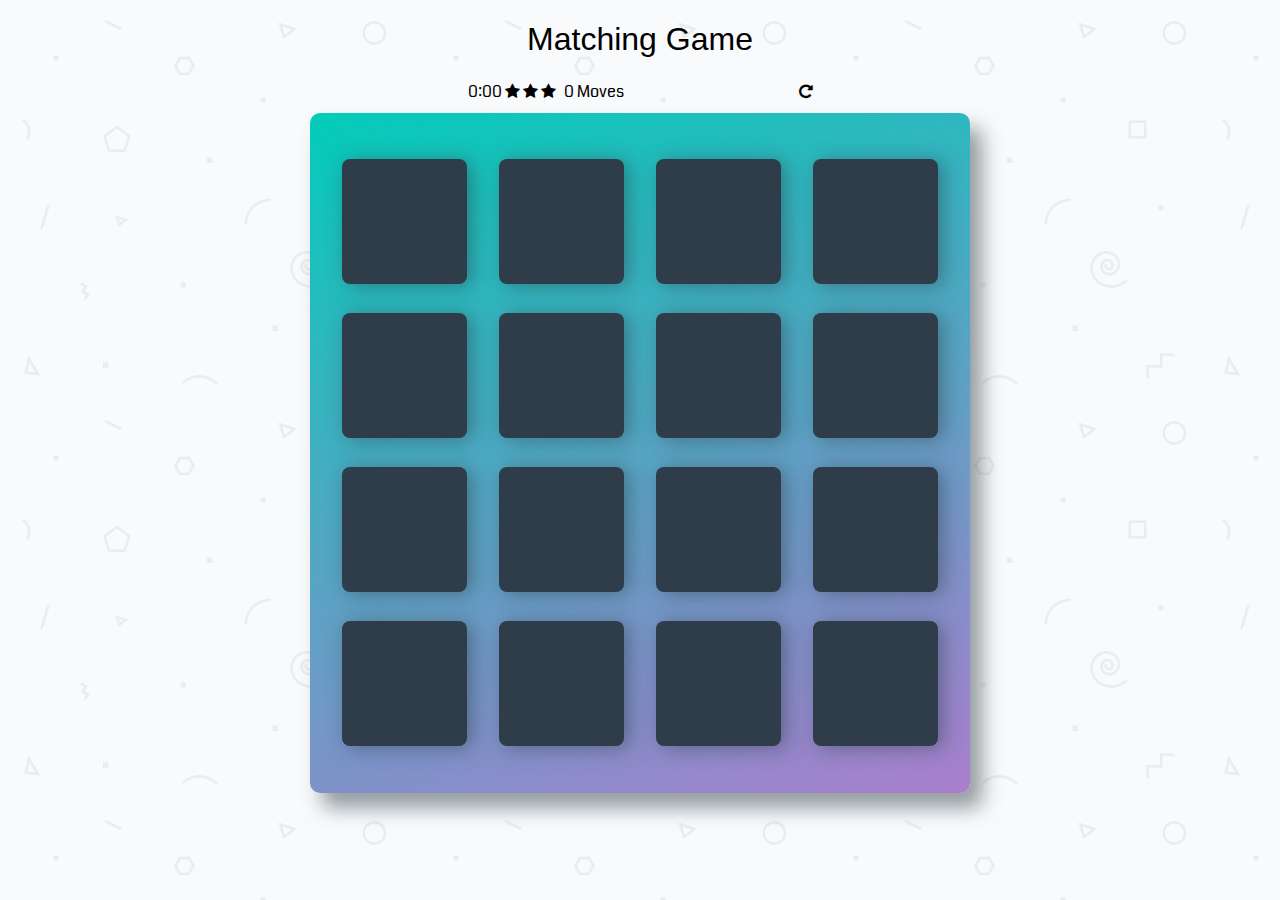
<file: fend-project-memory-game-master/index.html>
<!doctype html>
<html lang="en">
<head>
    <meta charset="utf-8">
    <title>Matching Game</title>
    <meta name="description" content="">
    <link rel="stylesheet prefetch" href="https://maxcdn.bootstrapcdn.com/font-awesome/4.6.1/css/font-awesome.min.css">
    <link rel="stylesheet prefetch" href="https://fonts.googleapis.com/css?family=Coda">
    <link rel="stylesheet" href="css/app.css">
    <link rel="stylesheet" href="css/responsive.css">
</head>
<body>

    <div class="container">
        <header>
            <h1>Matching Game</h1>
        </header>

        <section class="score-panel">
          <!-- new timer element-->
          <span class="timer">0:00</span>
        	<ul class="stars">
        		<li><i class="fa fa-star"></i></li>
        		<li><i class="fa fa-star"></i></li>
        		<li><i class="fa fa-star"></i></li>
          </ul>

          <span class="moves">0</span> Moves

          <div class="restart">
        		<i class="fa fa-repeat"></i>
          </div>
        </section>
        <ul class="deck"></ul>
    </div>
    <div class="button">Play again</div>
    <script src="js/app.js"></script>
    <link rel="stylesheet" href="css/responsive.css">
</body>
</html>
</file>
<file: fend-project-memory-game-master/css/app.css>
html {
    box-sizing: border-box;
}

*,
*::before,
*::after {
    box-sizing: inherit;
}

html,
body {
    width: 100%;
    height: 100%;
    margin: 0;
    padding: 0;
}

body {
    background: #ffffff url('../img/geometry2.png'); /* Background pattern from Subtle Patterns */
    font-family: 'Coda', cursive;
}

.container {
    display: flex;
    justify-content: center;
    align-items: center;
    flex-direction: column;
}

.winner_state {
    display: flex;
    justify-content: center;
    align-items: center;
    flex-direction: column;
}

h1 {
    font-family: 'Open Sans', sans-serif;
    font-weight: 300;
}

/*
 * Styles for the deck of cards
 */

.deck {
    /* width: 660px;
    min-height: 680px; */
    background: linear-gradient(160deg, #02ccba 0%, #aa7ecd 100%);
    padding: 32px;
    border-radius: 10px;
    box-shadow: 12px 15px 20px 0 rgba(46, 61, 73, 0.5);
    display: flex;
    flex-wrap: wrap;
    justify-content: space-between;
    align-items: center;
    margin: 0 0 3em;
}

.deck .card {
    /* height: 125px;
    width: 125px; */
    background: #2e3d49;
    font-size: 0;
    color: #ffffff;
    border-radius: 8px;
    cursor: pointer;
    display: flex;
    justify-content: center;
    align-items: center;
    box-shadow: 5px 2px 20px 0 rgba(46, 61, 73, 0.5);
}

.deck .card.open {
    transform: rotateY(0);
    background: #02b3e4;
    cursor: default;
}

.deck .card.show {
    font-size: 33px;
}

.deck .card.match {
    cursor: default;
    background: #02ccba;
    font-size: 33px;
}

/*
 * Styles for the Score Panel
 */

.score-panel {
    text-align: left;
    width: 345px;
    margin-bottom: 10px;
}

.score-panel .stars {
    margin: 0;
    padding: 0;
    display: inline-block;
    margin: 0 5px 0 0;
}

.score-panel .stars li {
    list-style: none;
    display: inline-block;
}

.score-panel .restart {
    float: right;
    cursor: pointer;
}

/*
 * Style reset button
 */
 .button {
     border: 0;
     line-height: 2.5;
     padding: 0 20px;
     font-size: 1rem;
     text-align: center;
     color: #fff;
     text-shadow: 1px 1px 1px #000;
     border-radius: 10px;
     background-color: rgba(220, 0, 0, 1);
     background-image: linear-gradient(to top left,
                                       rgba(0, 0, 0, .2),
                                       rgba(0, 0, 0, .2) 30%,
                                       rgba(0, 0, 0, 0));
     box-shadow: inset 2px 2px 3px rgba(255, 255, 255, .6),
                 inset -2px -2px 3px rgba(0, 0, 0, .6);
 }

 .button:hover {
     background-color: rgba(255, 0, 0, 1);
 }

 .button:active {
     box-shadow: inset -2px -2px 3px rgba(255, 255, 255, .6),
                 inset 2px 2px 3px rgba(0, 0, 0, .6);
 }
</file>
<file: fend-project-memory-game-master/css/responsive.css>
@media screen and (max-width: 660px) {
    .deck {
        width: 400px;
        min-height: 400px;
    }

    .deck .card {
        height: 80px;
        width: 80px;
    }
}

@media screen and (min-width: 660px) {
    .deck {
        width: 660px;
        min-height: 680px;
    }

    .deck .card {
        height: 125px;
        width: 125px;
    }
}
</file>
